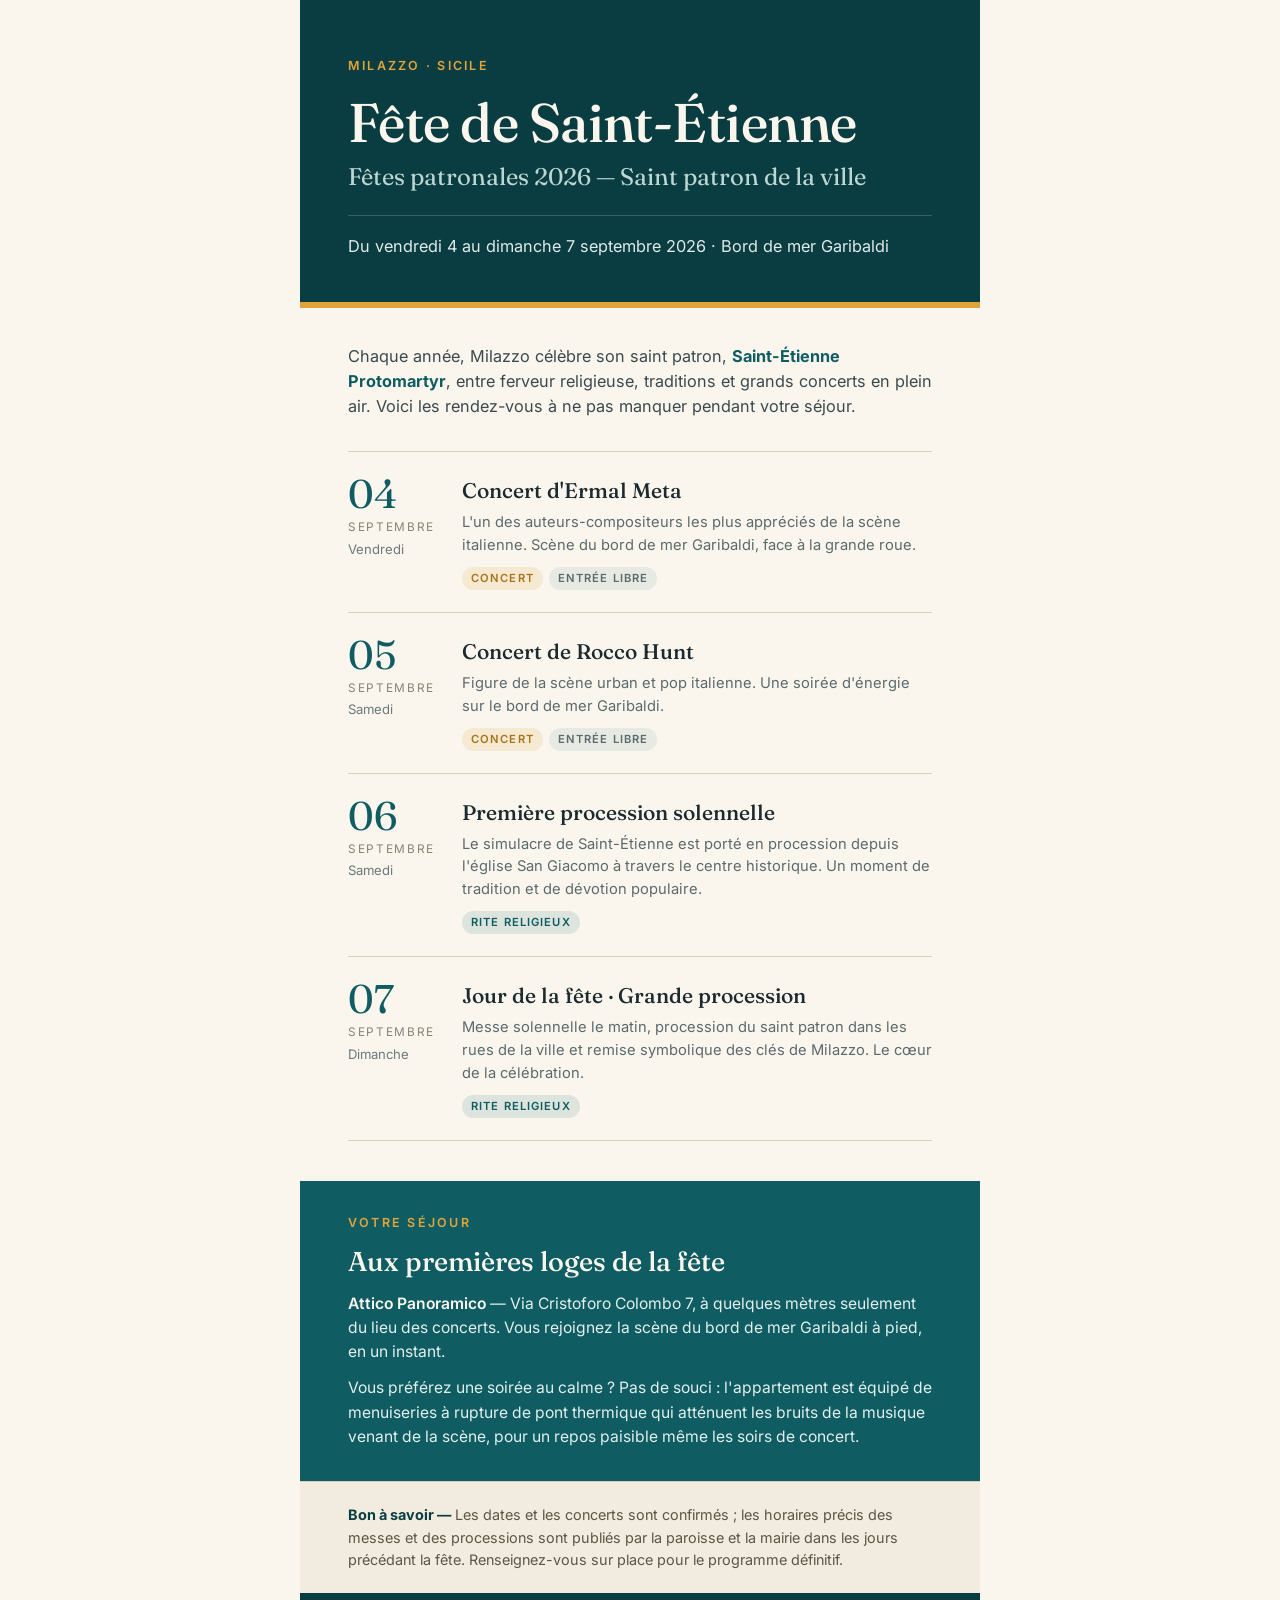
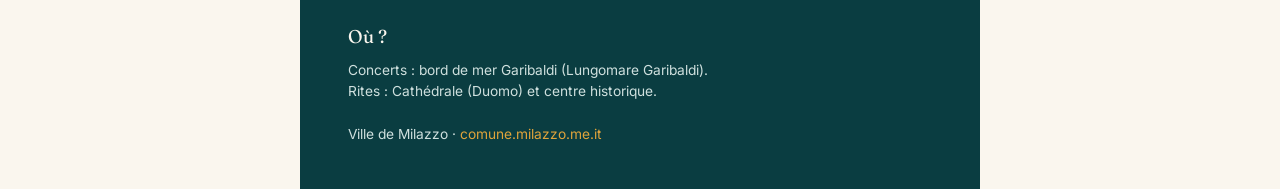
<file: fete-saint-etienne.html>
<!DOCTYPE html>
<html lang="fr">
<head>
<meta charset="UTF-8">
<meta name="viewport" content="width=device-width, initial-scale=1.0">
<title>Fête de Saint-Étienne — Milazzo 2026</title>
<style>
  @import url('https://fonts.googleapis.com/css2?family=Fraunces:opsz,wght@9..144,400;9..144,500;9..144,600&family=Inter:wght@400;500;600&display=swap');

  :root{
    --ink:#1b2a2f;
    --sea:#0f5d63;
    --sea-deep:#0a3d41;
    --sun:#e0a43b;
    --paper:#faf6ee;
    --line:#d9cfbe;
  }
  *{margin:0;padding:0;box-sizing:border-box}
  body{
    font-family:'Inter',sans-serif;
    background:var(--paper);
    color:var(--ink);
    line-height:1.55;
    -webkit-font-smoothing:antialiased;
  }
  .sheet{
    max-width:680px;
    margin:0 auto;
    background:var(--paper);
    min-height:100vh;
  }

  /* Hero */
  .hero{
    background:var(--sea-deep);
    color:var(--paper);
    padding:56px 48px 48px;
    position:relative;
    overflow:hidden;
  }
  .hero::after{
    content:"";
    position:absolute;
    left:0;right:0;bottom:0;
    height:6px;
    background:var(--sun);
  }
  .kicker{
    font-size:.78rem;
    letter-spacing:.18em;
    text-transform:uppercase;
    color:var(--sun);
    font-weight:600;
    margin-bottom:20px;
  }
  h1{
    font-family:'Fraunces',serif;
    font-weight:500;
    font-size:3.4rem;
    line-height:1.02;
    letter-spacing:-.01em;
  }
  h1 span{display:block;font-size:1.5rem;font-weight:400;color:#bcd6d3;margin-top:14px;letter-spacing:0}
  .dates{
    margin-top:26px;
    font-size:1.02rem;
    color:#dfeae8;
    border-top:1px solid rgba(255,255,255,.18);
    padding-top:18px;
  }

  /* Intro */
  .intro{
    padding:36px 48px 8px;
    font-size:1.02rem;
    color:#3a4a4e;
  }
  .intro strong{color:var(--sea)}

  /* Programme */
  .programme{padding:24px 48px 40px}
  .day{
    display:grid;
    grid-template-columns:92px 1fr;
    gap:22px;
    padding:22px 0;
    border-top:1px solid var(--line);
    align-items:start;
  }
  .day:last-child{border-bottom:1px solid var(--line)}
  .date-box .num{
    font-family:'Fraunces',serif;
    font-size:2.5rem;
    line-height:1;
    color:var(--sea);
    display:block;
  }
  .date-box .mon{
    font-size:.74rem;
    letter-spacing:.14em;
    text-transform:uppercase;
    color:#8a8375;
    margin-top:4px;
  }
  .date-box .dow{
    font-size:.82rem;
    color:#6b7a7d;
    margin-top:2px;
  }
  .event .title{
    font-family:'Fraunces',serif;
    font-size:1.32rem;
    font-weight:500;
    color:var(--ink);
  }
  .event .sub{
    font-size:.92rem;
    color:#5c6a6d;
    margin-top:4px;
  }
  .tag{
    display:inline-block;
    font-size:.7rem;
    letter-spacing:.1em;
    text-transform:uppercase;
    font-weight:600;
    padding:3px 9px;
    border-radius:100px;
    margin-top:10px;
  }
  .tag.music{background:rgba(224,164,59,.16);color:#a8741a}
  .tag.rite{background:rgba(15,93,99,.12);color:var(--sea)}
  .tag.free{background:rgba(15,93,99,.08);color:#5c6a6d;margin-left:6px}

  /* Stay */
  .stay{
    padding:32px 48px;
    background:var(--sea);
    color:var(--paper);
  }
  .stay .eyebrow{
    font-size:.78rem;
    letter-spacing:.18em;
    text-transform:uppercase;
    color:var(--sun);
    font-weight:600;
    margin-bottom:14px;
  }
  .stay h2{
    font-family:'Fraunces',serif;
    font-weight:500;
    font-size:1.7rem;
    line-height:1.15;
    margin-bottom:14px;
  }
  .stay p{
    font-size:.98rem;
    color:#e2efed;
    margin-bottom:12px;
  }
  .stay p:last-child{margin-bottom:0}
  .stay .addr{
    font-weight:600;
    color:var(--paper);
  }

  /* Note */
  .note{
    padding:22px 48px;
    background:#f2ece0;
    font-size:.9rem;
    color:#5c5647;
    border-top:1px solid var(--line);
  }
  .note b{color:var(--sea-deep)}

  /* Footer */
  .foot{
    padding:30px 48px 44px;
    background:var(--sea-deep);
    color:#cfe0de;
    font-size:.86rem;
  }
  .foot .place{
    font-family:'Fraunces',serif;
    color:var(--paper);
    font-size:1.15rem;
    margin-bottom:8px;
  }
  .foot a{color:var(--sun);text-decoration:none}

  @media(max-width:520px){
    .hero{padding:44px 26px 40px}
    h1{font-size:2.5rem}
    .intro,.programme,.note,.foot{padding-left:26px;padding-right:26px}
    .day{grid-template-columns:70px 1fr;gap:16px}
    .date-box .num{font-size:2rem}
  }
</style>
</head>
<body>
<div class="sheet">

  <header class="hero">
    <div class="kicker">Milazzo · Sicile</div>
    <h1>Fête de Saint-Étienne<span>Fêtes patronales 2026 — Saint patron de la ville</span></h1>
    <div class="dates">Du vendredi 4 au dimanche 7 septembre 2026 · Bord de mer Garibaldi</div>
  </header>

  <section class="intro">
    Chaque année, Milazzo célèbre son saint patron, <strong>Saint-Étienne Protomartyr</strong>, entre ferveur religieuse, traditions et grands concerts en plein air. Voici les rendez-vous à ne pas manquer pendant votre séjour.
  </section>

  <section class="programme">

    <div class="day">
      <div class="date-box">
        <span class="num">04</span>
        <div class="mon">Septembre</div>
        <div class="dow">Vendredi</div>
      </div>
      <div class="event">
        <div class="title">Concert d'Ermal Meta</div>
        <div class="sub">L'un des auteurs-compositeurs les plus appréciés de la scène italienne. Scène du bord de mer Garibaldi, face à la grande roue.</div>
        <span class="tag music">Concert</span><span class="tag free">Entrée libre</span>
      </div>
    </div>

    <div class="day">
      <div class="date-box">
        <span class="num">05</span>
        <div class="mon">Septembre</div>
        <div class="dow">Samedi</div>
      </div>
      <div class="event">
        <div class="title">Concert de Rocco Hunt</div>
        <div class="sub">Figure de la scène urban et pop italienne. Une soirée d'énergie sur le bord de mer Garibaldi.</div>
        <span class="tag music">Concert</span><span class="tag free">Entrée libre</span>
      </div>
    </div>

    <div class="day">
      <div class="date-box">
        <span class="num">06</span>
        <div class="mon">Septembre</div>
        <div class="dow">Samedi</div>
      </div>
      <div class="event">
        <div class="title">Première procession solennelle</div>
        <div class="sub">Le simulacre de Saint-Étienne est porté en procession depuis l'église San Giacomo à travers le centre historique. Un moment de tradition et de dévotion populaire.</div>
        <span class="tag rite">Rite religieux</span>
      </div>
    </div>

    <div class="day">
      <div class="date-box">
        <span class="num">07</span>
        <div class="mon">Septembre</div>
        <div class="dow">Dimanche</div>
      </div>
      <div class="event">
        <div class="title">Jour de la fête · Grande procession</div>
        <div class="sub">Messe solennelle le matin, procession du saint patron dans les rues de la ville et remise symbolique des clés de Milazzo. Le cœur de la célébration.</div>
        <span class="tag rite">Rite religieux</span>
      </div>
    </div>

  </section>

  <section class="stay">
    <div class="eyebrow">Votre séjour</div>
    <h2>Aux premières loges de la fête</h2>
    <p><span class="addr">Attico Panoramico</span> — Via Cristoforo Colombo 7, à quelques mètres seulement du lieu des concerts. Vous rejoignez la scène du bord de mer Garibaldi à pied, en un instant.</p>
    <p>Vous préférez une soirée au calme ? Pas de souci : l'appartement est équipé de menuiseries à rupture de pont thermique qui atténuent les bruits de la musique venant de la scène, pour un repos paisible même les soirs de concert.</p>
  </section>

  <div class="note">
    <b>Bon à savoir —</b> Les dates et les concerts sont confirmés ; les horaires précis des messes et des processions sont publiés par la paroisse et la mairie dans les jours précédant la fête. Renseignez-vous sur place pour le programme définitif.
  </div>

  <footer class="foot">
    <div class="place">Où ?</div>
    Concerts : bord de mer Garibaldi (Lungomare Garibaldi).<br>
    Rites : Cathédrale (Duomo) et centre historique.<br><br>
    Ville de Milazzo · <a href="https://www.comune.milazzo.me.it">comune.milazzo.me.it</a>
  </footer>

</div>
</body>
</html>
</file>
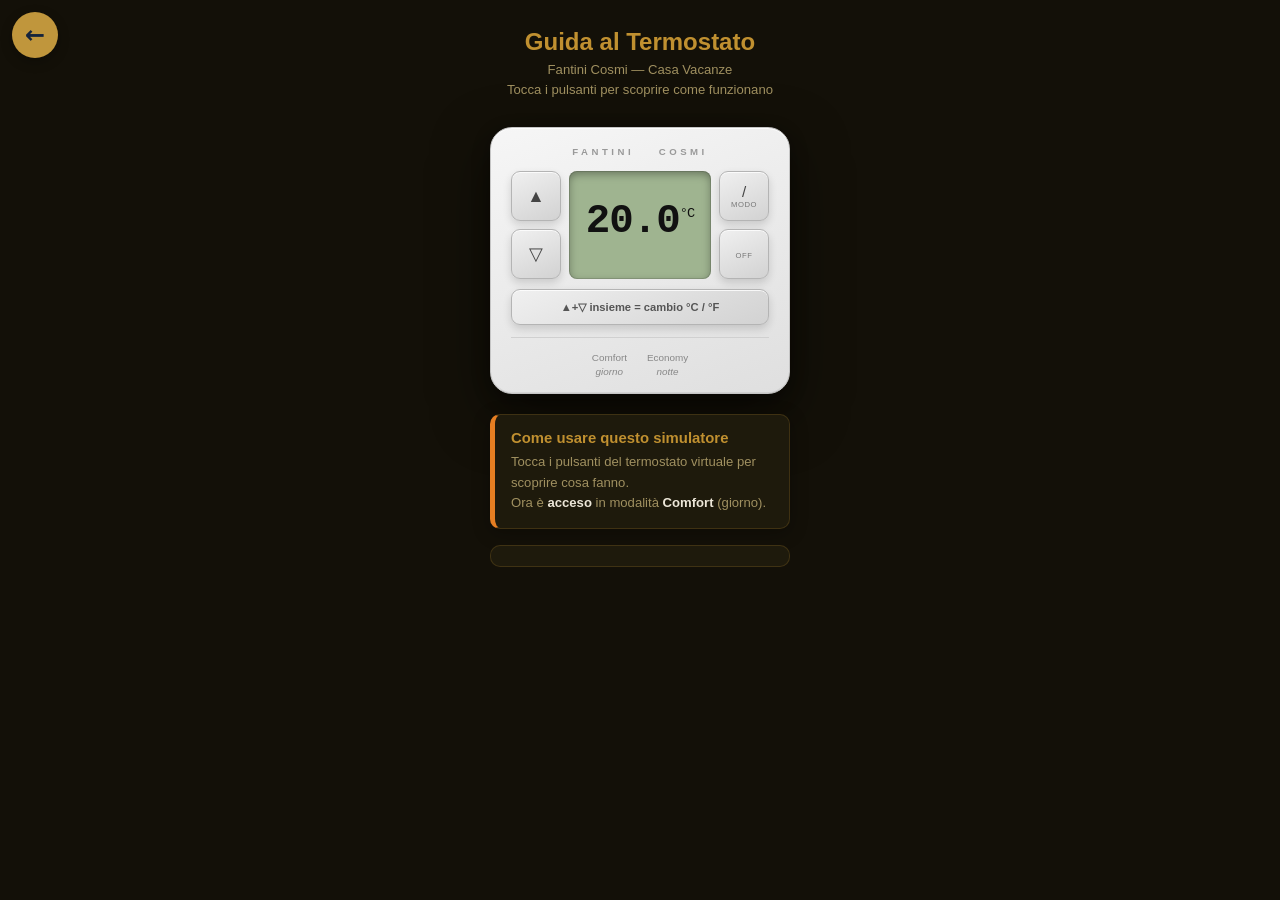
<file: termostato.html>
<!DOCTYPE html>
<html lang="it">
<head>
 <meta charset="UTF-8">
 <meta name="viewport" content="width=device-width, initial-scale=1.0">
 <title>Guida Termostato – Fantini Cosmi</title>
 <style>
 *, *::before, *::after { box-sizing: border-box; margin: 0; padding: 0; }

 :root {
 --bg: #131008;
 --surface: #1e1a0c;
 --surface2: #2a2414;
 --accent: #c09030;
 --green: #3a8e68;
 --red: #b04040;
 --blue: #4878b8;
 --text: #ece6d8;
 --muted: #a09060;
 --border: rgba(192,144,48,0.20);
 --card: rgba(192,144,48,0.07);
 --radius: 10px;
 }

 body {
 font-family: 'Segoe UI', Arial, sans-serif;
 background: var(--bg);
 color: var(--text);
 min-height: 100vh;
 display: flex;
 flex-direction: column;
 align-items: center;
 padding: 28px 16px 50px;
 font-size: 15px;
 }

 /* ── HEADER ───────────────────────────── */
 .page-title {
 font-size: 1.5rem;
 font-weight: 800;
 text-align: center;
 margin-bottom: 4px;
 color: var(--accent);
 }
 .page-sub {
 font-size: 0.82rem;
 color: var(--muted);
 text-align: center;
 margin-bottom: 28px;
 line-height: 1.5;
 }

 /* ── THERMOSTAT SHELL ─────────────────── */
 .thermostat {
 width: 300px;
 background: linear-gradient(160deg, #f6f6f6 0%, #dfdfdf 100%);
 border-radius: 22px;
 padding: 18px 20px 14px;
 box-shadow:
 0 20px 55px rgba(0,0,0,0.5),
 0 5px 18px rgba(0,0,0,0.3),
 inset 0 1px 0 rgba(255,255,255,0.85),
 inset 0 -1px 0 rgba(0,0,0,0.07);
 border: 1px solid #c5c5c5;
 }

 .brand {
 text-align: center;
 font-size: 0.6rem;
 letter-spacing: 3.5px;
 color: #999;
 text-transform: uppercase;
 font-weight: 700;
 margin-bottom: 14px;
 }

 /* ── GRID ─────────────────────────────── */
 .t-grid {
 display: grid;
 grid-template-columns: 50px 1fr 50px;
 grid-template-rows: 50px 50px;
 gap: 8px;
 }

 /* ── LCD ──────────────────────────────── */
 .lcd {
 grid-column: 2;
 grid-row: 1 / 3;
 background: #9fb490;
 border-radius: 8px;
 padding: 10px 10px 8px;
 display: flex;
 flex-direction: column;
 align-items: center;
 justify-content: center;
 box-shadow: inset 0 3px 9px rgba(0,0,0,0.35), inset 0 0 0 1px rgba(0,0,0,0.12);
 position: relative;
 min-height: 108px;
 transition: background 0.35s;
 }
 .lcd.off { background: #8a8a8a; }

 .lcd-heat {
 position: absolute;
 top: 5px;
 right: 7px;
 font-size: 0.52rem;
 font-weight: 700;
 color: #c0392b;
 letter-spacing: 0.5px;
 opacity: 0;
 transition: opacity 0.4s;
 }
 .lcd-heat.on { opacity: 1; }

 .lcd-temp {
 font-size: 2.55rem;
 font-weight: 700;
 font-family: 'Courier New', monospace;
 color: #111;
 line-height: 1;
 letter-spacing: -1px;
 }
 .lcd-unit { font-size: 0.85rem; vertical-align: super; font-weight: 400; }

 .lcd-set {
 font-size: 0.68rem;
 color: #222;
 margin-top: 3px;
 font-family: 'Courier New', monospace;
 }

 .lcd-icons {
 display: flex;
 gap: 14px;
 margin-top: 7px;
 }
 .lcd-icon {
 font-size: 1.05rem;
 opacity: 0.22;
 transition: opacity 0.3s, transform 0.2s;
 }
 .lcd-icon.on { opacity: 1; transform: scale(1.18); }

 /* ── BUTTONS ──────────────────────────── */
 .btn {
 width: 50px;
 height: 50px;
 background: linear-gradient(155deg, #f0f0f0, #d2d2d2);
 border: 1px solid #b4b4b4;
 border-radius: 9px;
 cursor: pointer;
 display: flex;
 flex-direction: column;
 align-items: center;
 justify-content: center;
 font-size: 1.25rem;
 color: #444;
 box-shadow: 0 4px 8px rgba(0,0,0,0.14), inset 0 1px 0 rgba(255,255,255,0.8);
 transition: all 0.08s;
 user-select: none;
 -webkit-tap-highlight-color: transparent;
 line-height: 1;
 }
 .btn:hover { background: linear-gradient(155deg, #e6e6e6, #c8c8c8); }
 .btn:active {
 transform: scale(0.92) translateY(1px);
 box-shadow: 0 1px 4px rgba(0,0,0,0.13);
 background: linear-gradient(155deg, #d6d6d6, #bebebe);
 }
 .btn-lbl { font-size: 0.48rem; letter-spacing: 0.5px; color: #777; margin-top: 2px; }

 .btn-up { grid-column:1; grid-row:1; font-size:1.1rem; }
 .btn-down { grid-column:1; grid-row:2; font-size:1.1rem; }
 .btn-mode { grid-column:3; grid-row:1; font-size:0.95rem; }
 .btn-power { grid-column:3; grid-row:2; font-size:1rem; }

 /* ── COMBO BUTTON ────────────────────── */
 .combo-row {
 display: flex;
 gap: 8px;
 margin-top: 10px;
 }
 .btn-combo {
 flex: 1;
 height: 36px;
 font-size: 0.7rem;
 font-weight: 600;
 color: #555;
 border-radius: 9px;
 letter-spacing: 0;
 }

 /* ── LEGEND ───────────────────────────── */
 .legend {
 display: flex;
 justify-content: center;
 margin-top: 12px;
 padding-top: 10px;
 border-top: 1px solid #d0d0d0;
 gap: 20px;
 }
 .legend-item {
 text-align: center;
 font-size: 0.62rem;
 color: #888;
 line-height: 1.4;
 }
 .legend-item .li-icon {
 font-size: 1rem;
 display: block;
 margin-bottom: 3px;
 opacity: 0.55;
 }

 /* ── INFO PANEL ───────────────────────── */
 .info-panel {
 width: 300px;
 background: var(--surface);
 border-radius: var(--radius);
 padding: 15px 16px;
 box-shadow: 0 4px 18px rgba(0,0,0,0.3);
 margin-top: 20px;
 min-height: 90px;
 border: 1px solid var(--border);
 border-left: 5px solid var(--accent);
 transition: border-color 0.3s, transform 0.12s;
 }
 .info-panel.c-comfort { border-left-color: #e67e22; }
 .info-panel.c-economy { border-left-color: #8e44ad; }
 .info-panel.c-off { border-left-color: #666; }
 .info-panel.c-up { border-left-color: var(--red); }
 .info-panel.c-down { border-left-color: var(--blue); }
 .info-panel.c-combo { border-left-color: var(--green); }
 .info-panel.c-config { border-left-color: var(--accent); }

 .info-title {
 font-weight: 700;
 font-size: 0.93rem;
 margin-bottom: 6px;
 color: var(--accent);
 }
 .info-text {
 font-size: 0.82rem;
 color: var(--muted);
 line-height: 1.55;
 }
 .info-text strong { color: var(--text); }
 .info-text em { color: var(--muted); }

 /* ── ADVANCED BAR (hidden access) ────── */
 .adv-bar {
 width: 300px;
 margin-top: 16px;
 padding: 10px;
 background: var(--surface);
 border: 1px solid var(--border);
 border-radius: var(--radius);
 cursor: default;
 user-select: none;
 -webkit-tap-highlight-color: transparent;
 }

 /* ── ADVANCED PANEL ───────────────────── */
 .adv-panel {
 width: 300px;
 background: var(--surface);
 border-radius: var(--radius);
 padding: 18px;
 box-shadow: 0 4px 18px rgba(0,0,0,0.3);
 border: 1px solid var(--border);
 margin-top: 14px;
 display: none;
 }
 .adv-panel.show { display: block; }

 .adv-panel h3 { font-size: 1rem; margin-bottom: 4px; color: var(--accent); }
 .adv-desc { font-size: 0.76rem; color: var(--muted); margin-bottom: 16px; line-height: 1.45; }
 .adv-desc strong { color: var(--text); }

 /* config table */
 .cfg-table { width: 100%; border-collapse: collapse; margin-bottom: 14px; }
 .cfg-table th {
 font-size: 0.68rem;
 color: var(--accent);
 font-weight: 700;
 padding: 6px 6px;
 text-align: left;
 border-bottom: 1px solid var(--border);
 }
 .cfg-table td {
 padding: 7px 6px;
 font-size: 0.76rem;
 color: var(--text);
 border-bottom: 1px solid rgba(192,144,48,0.08);
 vertical-align: top;
 }
 .cfg-table td:first-child {
 font-weight: 700;
 color: var(--accent);
 white-space: nowrap;
 width: 42px;
 }
 .cfg-table td:last-child {
 font-size: 0.7rem;
 color: var(--muted);
 }

 .tip-box {
 background: rgba(192,144,48,0.10);
 border-left: 4px solid var(--accent);
 border-radius: 8px;
 padding: 10px 12px;
 margin-top: 14px;
 font-size: 0.77rem;
 color: var(--muted);
 line-height: 1.5;
 }
 .tip-box strong { color: var(--text); }

 /* ── RESPONSIVE ───────────────────────── */
 @media(max-width:340px) {
 .thermostat, .info-panel, .adv-bar, .adv-panel { width: 100%; }
 }
 </style>
</head>
<body>
<!-- Torna alla guida ospiti -->
<a href="index.html#guida" onclick="if (document.referrer.indexOf(location.host) > -1) { history.back(); return false; }" aria-label="Indietro"
   style="position:fixed;top:12px;left:12px;z-index:50;width:46px;height:46px;border-radius:50%;background:#c0963c;color:#14233c;display:grid;place-items:center;text-decoration:none;font:600 24px/1 system-ui,sans-serif;box-shadow:0 4px 12px rgba(0,0,0,.25)">&#8592;</a>

<div class="page-title" data-i18n="title"> Guida al Termostato</div>
<p class="page-sub" data-i18n="subtitle">Fantini Cosmi &mdash; Casa Vacanze<br>Tocca i pulsanti per scoprire come funzionano</p>

<!-- ═══ THERMOSTAT ════════════════════════ -->
<div class="thermostat">
 <div class="brand">Fantini &nbsp;&nbsp; Cosmi</div>

 <div class="t-grid">
 <!-- UP -->
 <button class="btn btn-up"
 onmousedown="btnPress('up')" onmouseup="btnRelease('up')"
 ontouchstart="btnPress('up')" ontouchend="btnRelease('up')">▲</button>

 <!-- LCD -->
 <div class="lcd" id="lcd">
 <div class="lcd-heat" id="lcdHeat">● RIS.</div>
 <div class="lcd-temp" id="lcdTemp">20.0<span class="lcd-unit">°C</span></div>
 <div class="lcd-set" id="lcdSet"></div>
 <div class="lcd-icons">
 <span class="lcd-icon on" id="ico-comfort" title="Comfort (Giorno)"></span>
 <span class="lcd-icon" id="ico-economy" title="Economy (Notte)"></span>
 </div>
 </div>

 <!-- MODE: Day/Night -->
 <button class="btn btn-mode" onclick="go('mode')">
 /<span class="btn-lbl" data-i18n="btn_mode">MODO</span>
 </button>

 <!-- DOWN -->
 <button class="btn btn-down"
 onmousedown="btnPress('down')" onmouseup="btnRelease('down')"
 ontouchstart="btnPress('down')" ontouchend="btnRelease('down')">▽</button>

 <!-- POWER -->
 <button class="btn btn-power" onclick="go('power')">
 <span class="btn-lbl">OFF</span>
 </button>
 </div>

 <!-- COMBO BUTTON (only °C / °F) -->
 <div class="combo-row">
 <button class="btn btn-combo" onclick="go('combo_cf')" data-i18n="btn_combo">▲+▽ insieme = cambio °C / °F</button>
 </div>

 <!-- LEGEND -->
 <div class="legend">
 <div class="legend-item">
 <span class="li-icon"></span>Comfort<br><em data-i18n="leg_day">giorno</em>
 </div>
 <div class="legend-item">
 <span class="li-icon"></span>Economy<br><em data-i18n="leg_night">notte</em>
 </div>
 </div>
</div>

<!-- ═══ INFO PANEL ════════════════════════ -->
<div class="info-panel c-comfort" id="infoPanel">
 <div class="info-title" id="infoTitle"> Come usare questo simulatore</div>
 <div class="info-text" id="infoText">
 Tocca i pulsanti del termostato virtuale per scoprire cosa fanno.<br>
 Ora è <strong>acceso</strong> in modalità <strong>Comfort </strong> (giorno).
 </div>
</div>

<!-- ═══ ADVANCED BAR (tap 5x to open) ═════ -->
<div class="adv-bar" id="advBar"></div>

<!-- ═══ ADVANCED PANEL ════════════════════ -->
<div class="adv-panel" id="advPanel">
 <h3 data-i18n="adv_title"> Menu Configurazione (P01–P07)</h3>
 <p class="adv-desc" data-i18n="adv_desc">
 Per accedere: inserire una punta nel foro <strong>RESET</strong> (laterale destro) tenendo premuto <strong>▲</strong> finché appare <strong>P01</strong>.<br>
 Usare <strong>▲/▽</strong> per navigare tra i parametri. Premere <strong>▽</strong> per modificare un valore. Attendere 1 minuto per uscire automaticamente.
 </p>

 <table class="cfg-table">
 <thead>
 <tr>
 <th data-i18n="th_param">Param</th>
 <th data-i18n="th_function">Funzione</th>
 <th>Default</th>
 </tr>
 </thead>
 <tbody>
 <tr>
 <td>P01</td>
 <td data-i18n="p01">Display: mostra temperatura <strong>ambiente</strong> o <strong>impostata</strong></td>
 <td data-i18n="p01d">Ambiente</td>
 </tr>
 <tr>
 <td>P02</td>
 <td data-i18n="p02"><strong>Calibrazione</strong> — corregge la temperatura se non corrisponde a un termometro esterno</td>
 <td>0.0°C (da -4.0 a +4.0)</td>
 </tr>
 <tr>
 <td>P03</td>
 <td data-i18n="p03">Limite <strong>minimo</strong> temperatura</td>
 <td>2.0°C</td>
 </tr>
 <tr>
 <td>P04</td>
 <td data-i18n="p04">Limite <strong>massimo</strong> temperatura</td>
 <td>40.0°C</td>
 </tr>
 <tr>
 <td>P07</td>
 <td data-i18n="p07"><strong>Isteresi</strong> — quanto la temperatura può variare prima che il sistema si attivi/disattivi</td>
 <td>0.3°C (da 0.3 a 2.0)</td>
 </tr>
 </tbody>
 </table>

 <div class="tip-box" data-i18n="adv_tip">
 <strong>Consiglio:</strong> Normalmente non serve modificare questi parametri. L'unico utile è <strong>P02</strong> (calibrazione): se la temperatura mostrata non corrisponde a un termometro reale, potete correggerla.
 </div>
</div>

<script>
// ─── COMBO PRESS (▲ + ▽ simultanei) ────────────────────
var pressed = { up: false, down: false };
var comboFired = false;
var comboTimer = null;

function btnPress(btn) {
 pressed[btn] = true;
 clearTimeout(comboTimer);
 comboTimer = setTimeout(function() {
 if (pressed['up'] && pressed['down']) {
 comboFired = true;
 go('combo_cf');
 } else {
 go(btn);
 }
 comboTimer = null;
 }, 120);
}

function btnRelease(btn) {
 pressed[btn] = false;
 comboFired = false;
}

// ─── STATE ──────────────────────────────────────────────
var S = {
 power: true,
 mode: 'comfort',
 unit: 'C',
 comfortTemp: 20.0,
 economyTemp: 20.0,
 curTemp: 20.0
};

// ─── LANGUAGE SYSTEM ────────────────────────────────────
var currentLang = 'it';
var italianTexts = {};

var translations = {
 en: {
 title: ' Thermostat Guide',
 subtitle: 'Fantini Cosmi &mdash; Holiday Home<br>Tap the buttons to learn how they work',
 btn_mode: 'MODE',
 btn_combo: '▲+▽ together = switch °C / °F',
 leg_day: 'daytime',
 leg_night: 'nighttime',
 adv_title: ' Configuration Menu (P01–P07)',
 adv_desc: 'To access: insert a pin into the <strong>RESET</strong> hole (right side) while holding <strong>▲</strong> until <strong>P01</strong> appears.<br>Use <strong>▲/▽</strong> to navigate parameters. Press <strong>▽</strong> to edit a value. Wait 1 minute to exit automatically.',
 th_param: 'Param',
 th_function: 'Function',
 p01: 'Display: shows <strong>room</strong> or <strong>set</strong> temperature',
 p01d: 'Room',
 p02: '<strong>Calibration</strong> — corrects the temperature if it doesn\'t match an external thermometer',
 p03: 'Temperature <strong>minimum</strong> limit',
 p04: 'Temperature <strong>maximum</strong> limit',
 p07: '<strong>Hysteresis</strong> — how much the temperature can vary before the system turns on/off',
 adv_tip: ' <strong>Tip:</strong> Normally you don\'t need to change these parameters. The only useful one is <strong>P02</strong> (calibration): if the displayed temperature doesn\'t match a real thermometer, you can correct it.'
 }
};

// ─── INFO MESSAGES ──────────────────────────────────────
var MSG_IT = {
 up: {
 cls: 'c-up',
 title: '▲ Aumenta la temperatura',
 textFn: function() {
 var modeLabel = S.mode === 'comfort' ? 'Comfort (giorno)' : 'Economy (notte)';
 return 'Ogni pressione aumenta di <strong>0.1°C</strong> la temperatura della modalità <strong>' + modeLabel + '</strong>.<br>Intervallo: da 2.0°C a 40.0°C.';
 }
 },
 down: {
 cls: 'c-down',
 title: '▽ Diminuisci la temperatura',
 textFn: function() {
 var modeLabel = S.mode === 'comfort' ? 'Comfort (giorno)' : 'Economy (notte)';
 return 'Ogni pressione riduce di <strong>0.1°C</strong> la temperatura della modalità <strong>' + modeLabel + '</strong>.<br>Intervallo: da 2.0°C a 40.0°C.';
 }
 },
 comfort: {
 cls: 'c-comfort',
 title: ' Modalità Comfort (Giorno)',
 textFn: function() {
 return 'Il display mostra l\'icona <strong></strong> (sole).<br>È la temperatura <strong>diurna</strong>: la casa viene mantenuta alla temperatura impostata per il comfort.<br><br> Premi <strong>/</strong> per passare alla modalità Notte (Economy).';
 }
 },
 economy: {
 cls: 'c-economy',
 title: ' Modalità Economy (Notte)',
 textFn: function() {
 return 'Il display mostra l\'icona <strong></strong> (luna).<br>È la temperatura <strong>notturna/risparmio</strong>: qualche grado in meno per consumare meno energia.<br><br> Premi <strong>/</strong> per tornare alla modalità Giorno (Comfort).';
 }
 },
 poweron: {
 cls: 'c-comfort',
 title: ' Termostato acceso',
 text: 'Il termostato è <strong>riacceso</strong> e attivo.<br>Puoi riaccenderlo anche premendo il tasto <strong>/</strong>.'
 },
 poweroff: {
 cls: 'c-off',
 title: ' Termostato spento (OFF)',
 text: 'Il termostato è <strong>spento</strong>. Il display mostra "OFF".<br>Il riscaldamento è disattivato.<br><br>Per riaccenderlo: premi <strong></strong> oppure <strong>/</strong>.'
 },
 blocked: {
 cls: 'c-off',
 title: ' Termostato spento',
 text: 'Il termostato è spento. Premi <strong></strong> o <strong>/</strong> per riaccenderlo.'
 },
 combo_cf: {
 cls: 'c-combo',
 title: '▲+▽ Cambio unità di misura',
 textFn: function() { return 'Unità cambiata in <strong>°' + S.unit + '</strong>.<br><br>Se vedi una temperatura strana sul display (es. 68.4) probabilmente hai premuto ▲ e ▽ insieme per sbaglio, passando ai gradi Fahrenheit. Ripremili insieme per tornare ai °C.'; }
 },
 welcome: {
 cls: 'c-comfort',
 title: ' Come usare questo simulatore',
 text: 'Tocca i pulsanti del termostato virtuale per scoprire cosa fanno.<br>Ora è <strong>acceso</strong> in modalità <strong>Comfort </strong> (giorno).'
 }
};

var MSG_EN = {
 up: {
 cls: 'c-up',
 title: '▲ Increase temperature',
 textFn: function() {
 var modeLabel = S.mode === 'comfort' ? 'Comfort (daytime)' : 'Economy (nighttime)';
 return 'Each press increases by <strong>0.1°C</strong> the temperature for <strong>' + modeLabel + '</strong> mode.<br>Range: 2.0°C to 40.0°C.';
 }
 },
 down: {
 cls: 'c-down',
 title: '▽ Decrease temperature',
 textFn: function() {
 var modeLabel = S.mode === 'comfort' ? 'Comfort (daytime)' : 'Economy (nighttime)';
 return 'Each press decreases by <strong>0.1°C</strong> the temperature for <strong>' + modeLabel + '</strong> mode.<br>Range: 2.0°C to 40.0°C.';
 }
 },
 comfort: {
 cls: 'c-comfort',
 title: ' Comfort Mode (Daytime)',
 textFn: function() {
 return 'The display shows the <strong></strong> (sun) icon.<br>This is the <strong>daytime</strong> temperature: the house is kept at a comfortable temperature.<br><br> Press <strong>/</strong> to switch to Night mode (Economy).';
 }
 },
 economy: {
 cls: 'c-economy',
 title: ' Economy Mode (Nighttime)',
 textFn: function() {
 return 'The display shows the <strong></strong> (moon) icon.<br>This is the <strong>nighttime/saving</strong> temperature: a few degrees lower to save energy.<br><br> Press <strong>/</strong> to go back to Daytime mode (Comfort).';
 }
 },
 poweron: {
 cls: 'c-comfort',
 title: ' Thermostat on',
 text: 'The thermostat is <strong>turned on</strong> and active.<br>You can also turn it on by pressing the <strong>/</strong> button.'
 },
 poweroff: {
 cls: 'c-off',
 title: ' Thermostat off (OFF)',
 text: 'The thermostat is <strong>off</strong>. The display shows "OFF".<br>Heating is disabled.<br><br>To turn it back on: press <strong></strong> or <strong>/</strong>.'
 },
 blocked: {
 cls: 'c-off',
 title: ' Thermostat off',
 text: 'The thermostat is off. Press <strong></strong> or <strong>/</strong> to turn it on.'
 },
 combo_cf: {
 cls: 'c-combo',
 title: '▲+▽ Change unit of measurement',
 textFn: function() { return 'Unit changed to <strong>°' + S.unit + '</strong>.<br><br>If you see a strange temperature on the display (e.g. 68.4), you probably pressed ▲ and ▽ together by mistake, switching to Fahrenheit. Press them together again to go back to °C.'; }
 },
 welcome: {
 cls: 'c-comfort',
 title: ' How to use this simulator',
 text: 'Tap the thermostat buttons to learn what they do.<br>It is currently <strong>on</strong> in <strong>Comfort </strong> mode (daytime).'
 }
};

function getMSG() { return currentLang === 'en' ? MSG_EN : MSG_IT; }

// ─── HELPERS ────────────────────────────────────────────
function cToF(c) { return parseFloat((c * 9/5 + 32).toFixed(1)); }
function getSetTemp() { return S.mode === 'comfort' ? S.comfortTemp : S.economyTemp; }

function fmtTemp(c) {
 if (S.unit === 'F') return cToF(c).toFixed(1) + '<span class="lcd-unit">°F</span>';
 return c.toFixed(1) + '<span class="lcd-unit">°C</span>';
}
function fmtSet(c) {
 var label = currentLang === 'en' ? 'set: ' : 'imp: ';
 if (S.unit === 'F') return label + cToF(c).toFixed(1) + '°F';
 return label + c.toFixed(1) + '°C';
}

// ─── SHOW INFO ─────────────────────────────────────────
function show(msg) {
 var p = document.getElementById('infoPanel');
 p.className = 'info-panel ' + msg.cls;
 document.getElementById('infoTitle').innerHTML = msg.title;
 document.getElementById('infoText').innerHTML = msg.textFn ? msg.textFn() : msg.text;
 p.style.transform = 'scale(0.97)';
 setTimeout(function() { p.style.transform = ''; }, 120);
}

// ─── HANDLE BUTTON ─────────────────────────────────────
function go(btn) {
 var MSG = getMSG();

 if (btn === 'combo_cf') {
 S.unit = S.unit === 'C' ? 'F' : 'C';
 show(MSG.combo_cf);
 updateDisplay();
 return;
 }

 if (!S.power && btn === 'power') {
 S.power = true;
 show(MSG.poweron);
 updateDisplay();
 return;
 }
 if (!S.power && btn === 'mode') {
 S.power = true;
 show(MSG.poweron);
 updateDisplay();
 return;
 }
 if (!S.power) {
 show(MSG.blocked);
 return;
 }

 switch (btn) {
 case 'up':
 if (S.mode === 'comfort') {
 S.comfortTemp = Math.min(40, parseFloat((S.comfortTemp + 0.1).toFixed(1)));
 } else {
 S.economyTemp = Math.min(40, parseFloat((S.economyTemp + 0.1).toFixed(1)));
 }
 show(MSG.up);
 break;
 case 'down':
 if (S.mode === 'comfort') {
 S.comfortTemp = Math.max(2, parseFloat((S.comfortTemp - 0.1).toFixed(1)));
 } else {
 S.economyTemp = Math.max(2, parseFloat((S.economyTemp - 0.1).toFixed(1)));
 }
 show(MSG.down);
 break;
 case 'mode':
 S.mode = S.mode === 'comfort' ? 'economy' : 'comfort';
 show(MSG[S.mode]);
 break;
 case 'power':
 S.power = false;
 show(MSG.poweroff);
 break;
 }
 updateDisplay();
}

// ─── UPDATE LCD ────────────────────────────────────────
function updateDisplay() {
 var lcd = document.getElementById('lcd');
 var temp = document.getElementById('lcdTemp');
 var set = document.getElementById('lcdSet');
 var heat = document.getElementById('lcdHeat');

 document.getElementById('ico-comfort').classList.toggle('on', S.power && S.mode === 'comfort');
 document.getElementById('ico-economy').classList.toggle('on', S.power && S.mode === 'economy');

 if (!S.power) {
 lcd.classList.add('off');
 temp.innerHTML = 'OFF';
 temp.style.fontSize = '2rem';
 set.textContent = '';
 heat.classList.remove('on');
 return;
 }

 lcd.classList.remove('off');
 temp.style.fontSize = '';

 var setTemp = getSetTemp();
 temp.innerHTML = fmtTemp(setTemp);
 set.textContent = '';
 heat.classList.remove('on');
}

// ─── LANGUAGE ──────────────────────────────────────────
function saveItalianTexts() {
 document.querySelectorAll('[data-i18n]').forEach(function(el) {
 italianTexts[el.getAttribute('data-i18n')] = el.innerHTML;
 });
}

function applyLanguage(lang) {
 document.querySelectorAll('[data-i18n]').forEach(function(el) {
 var key = el.getAttribute('data-i18n');
 if (lang === 'en' && translations.en[key]) {
 el.innerHTML = translations.en[key];
 } else if (lang === 'it' && italianTexts[key]) {
 el.innerHTML = italianTexts[key];
 }
 });
 document.documentElement.lang = lang;
}

// ─── ADVANCED PANEL (5-tap secret, 1-tap close) ────────
var tapCount = 0;
var tapTimer = null;

document.getElementById('advBar').addEventListener('click', function() {
 var panel = document.getElementById('advPanel');
 if (panel.classList.contains('show')) {
 panel.classList.remove('show');
 tapCount = 0;
 return;
 }
 tapCount++;
 clearTimeout(tapTimer);
 tapTimer = setTimeout(function() { tapCount = 0; }, 2000);
 if (tapCount >= 5) {
 tapCount = 0;
 panel.classList.add('show');
 setTimeout(function() { panel.scrollIntoView({ behavior: 'smooth', block: 'nearest' }); }, 50);
 }
});

// ─── INIT ──────────────────────────────────────────────
saveItalianTexts();

// Auto-detect language from URL parameter (?lang=en)
var urlParams = new URLSearchParams(window.location.search);
var langParam = urlParams.get('lang');
if (langParam === 'en') {
 currentLang = 'en';
 applyLanguage('en');
 show(getMSG().welcome);
}

updateDisplay();
</script>
</body>
</html>
</file>
